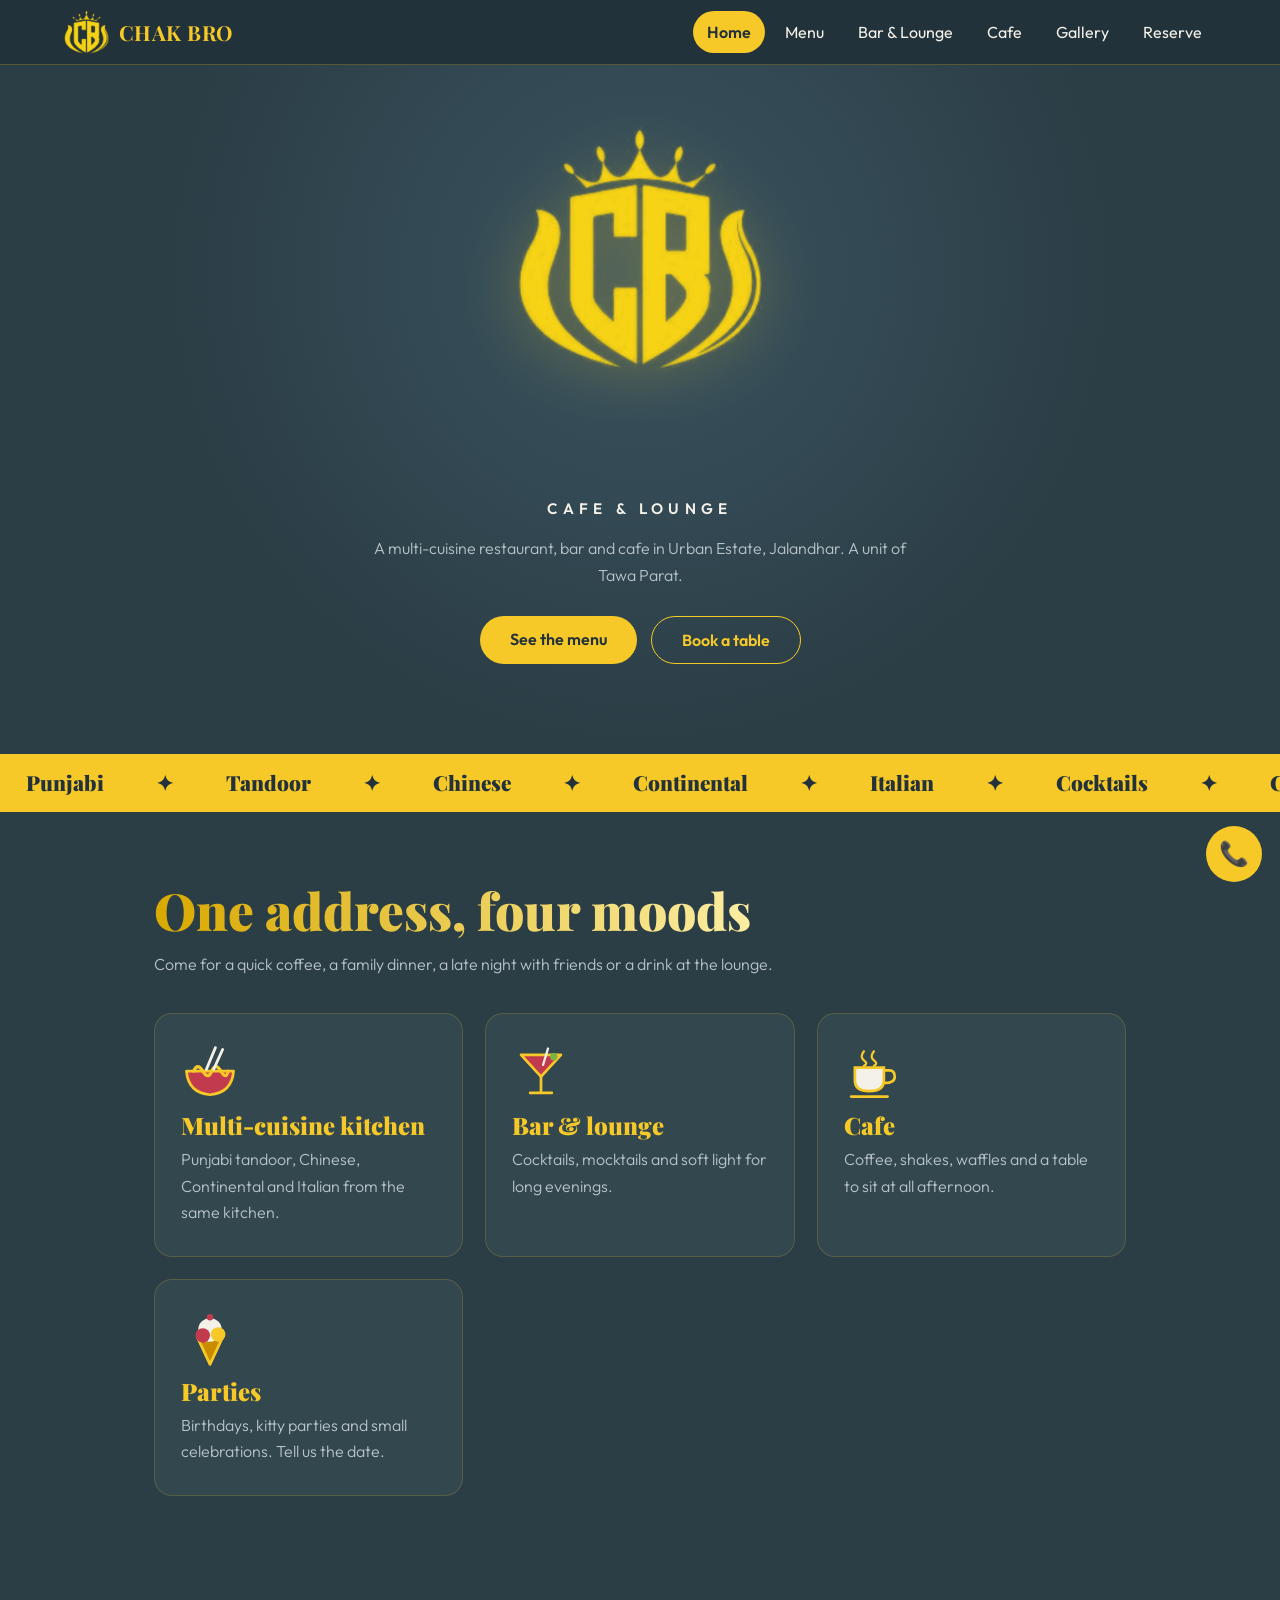
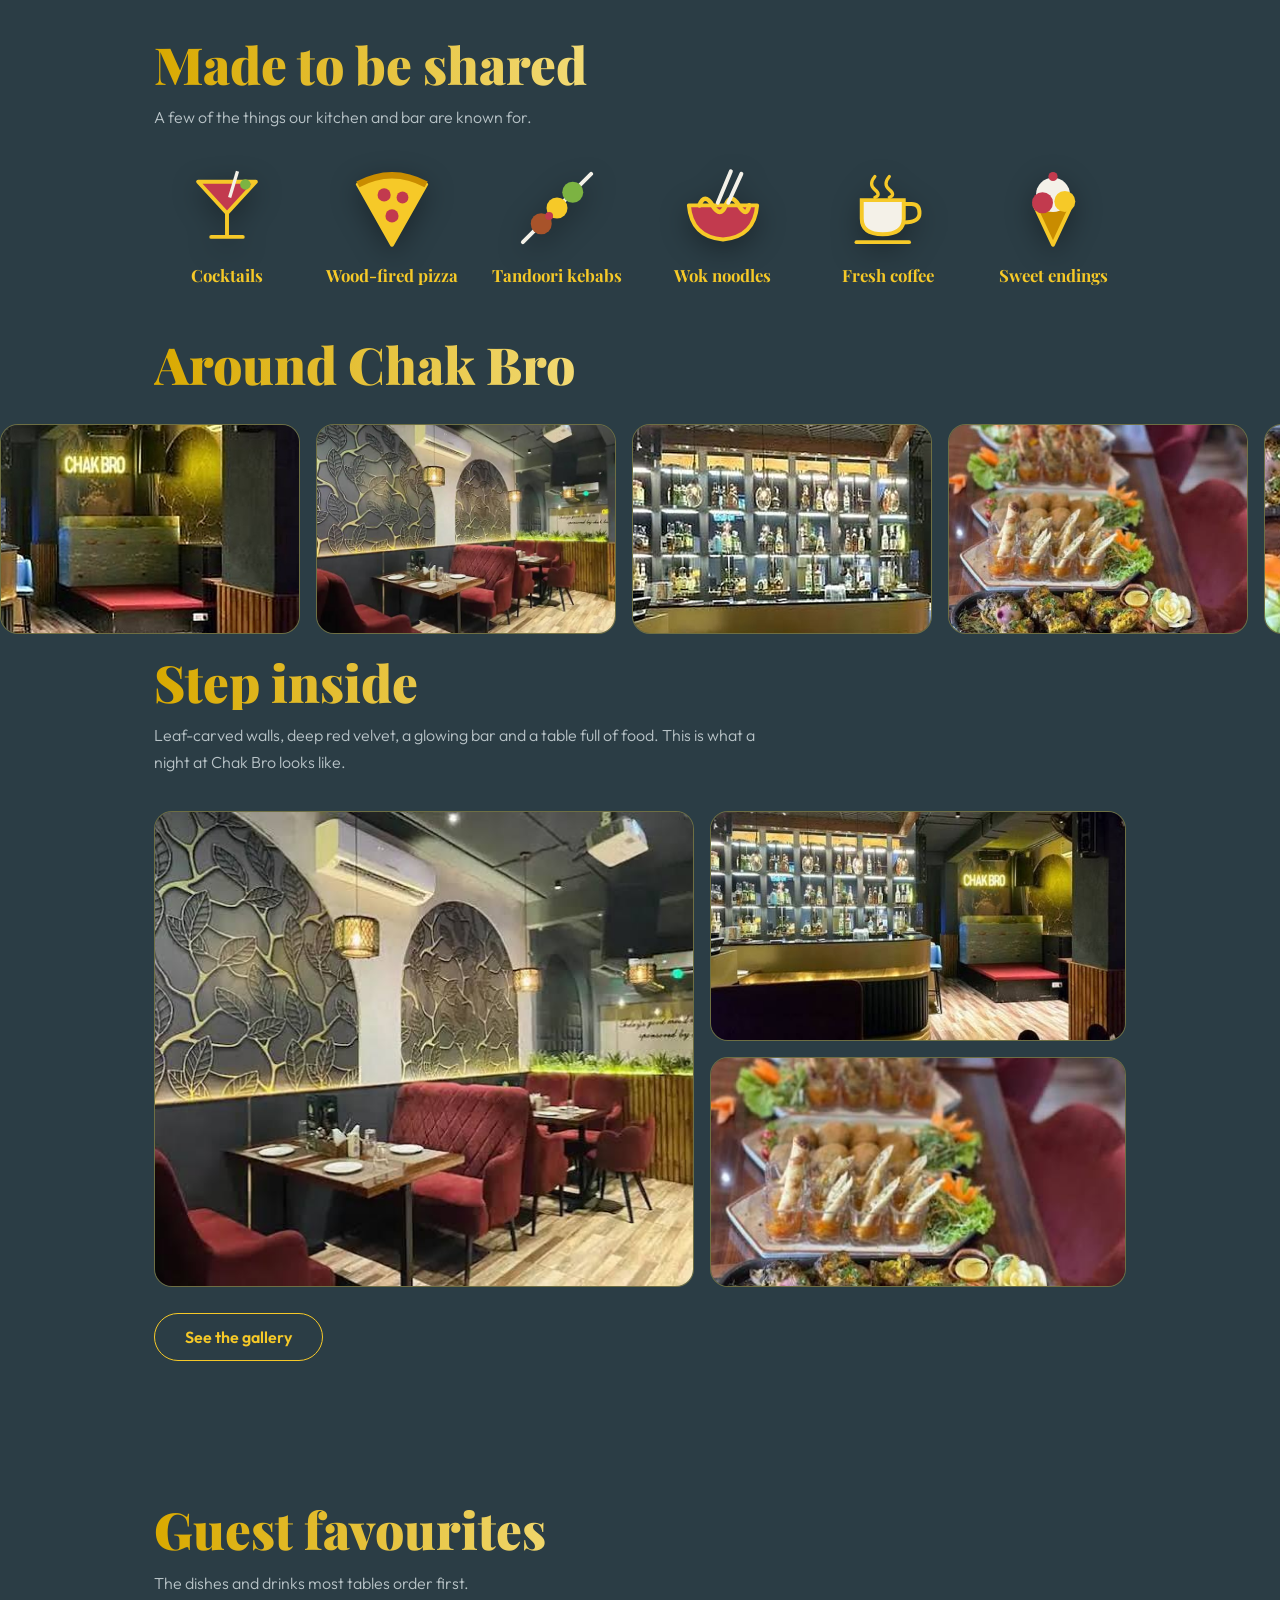
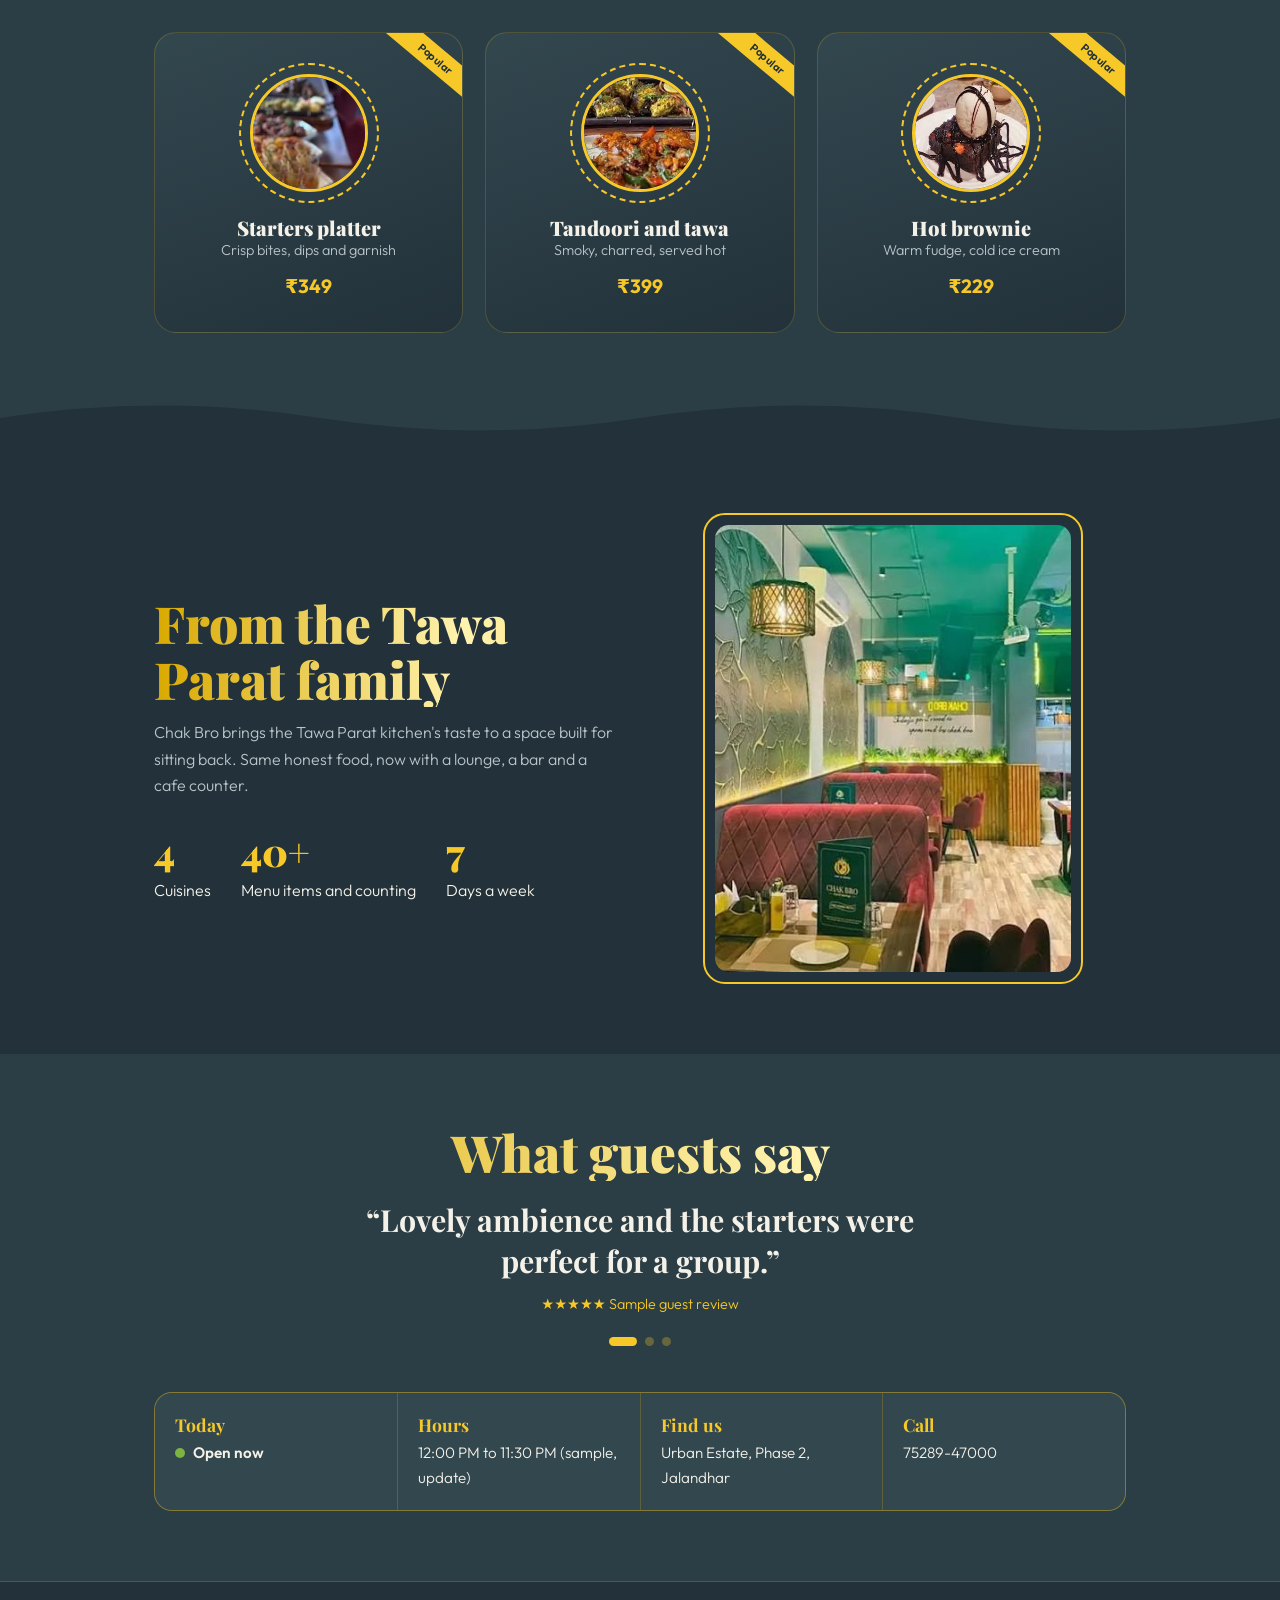
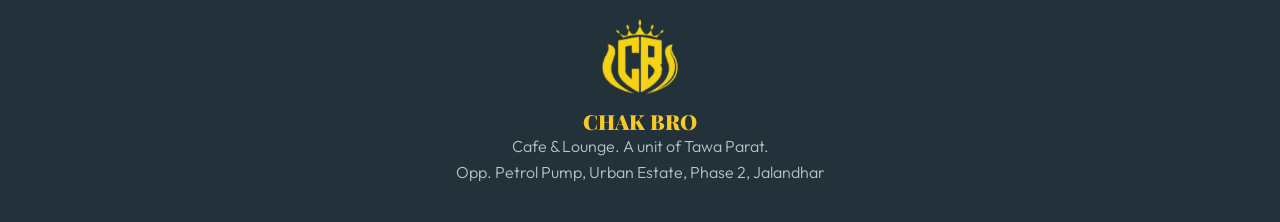
<file: chak-bro-site/index.html>
<!DOCTYPE html>
<html lang="en">
<head>
<meta charset="utf-8">
<meta name="viewport" content="width=device-width, initial-scale=1, viewport-fit=cover">
<title>Chak Bro | Cafe &amp; Lounge, Jalandhar</title>
<link rel="preconnect" href="https://fonts.googleapis.com">
<link href="https://fonts.googleapis.com/css2?family=Playfair+Display:wght@700;900&family=Outfit:wght@300;400;600&display=swap" rel="stylesheet">
<link rel="stylesheet" href="style.css">
</head>
<body>
<svg width="0" height="0" style="position:absolute"><defs>
<symbol id="lg" viewBox="0 0 100 112">
 <g class="crown" fill="#f6c928"><path d="M30 24 24 8 38 17 50 3 62 17 76 8 70 24Z"/><circle cx="24" cy="7" r="3"/><circle cx="50" cy="3" r="3"/><circle cx="76" cy="7" r="3"/></g>
 <path class="wl" fill="#f6c928" d="M20 40C2 54 8 86 42 102 22 84 18 62 28 44Z"/>
 <path class="wr" fill="#f6c928" d="M80 40C98 54 92 86 58 102 78 84 82 62 72 44Z"/>
 <path class="shield" d="M30 30H70V70Q70 88 50 98Q30 88 30 70Z" fill="none" stroke="#f6c928" stroke-width="4"/>
 <text class="cb" x="50" y="70" text-anchor="middle" font-family="Playfair Display,serif" font-weight="900" font-size="34" fill="#f6c928">CB</text>
</symbol><symbol id="i-cocktail" viewBox="0 0 64 64"><path d="M10 12H54L32 36Z" fill="#c23a4e" stroke="#f6c928" stroke-width="3" stroke-linejoin="round"/><path d="M32 36V54M20 54H44" stroke="#f6c928" stroke-width="3" stroke-linecap="round"/><path d="M40 4 34 24" stroke="#f4f1e8" stroke-width="2.5"/><circle cx="46" cy="14" r="4" fill="#7cb342"/></symbol><symbol id="i-coffee" viewBox="0 0 64 64"><path d="M12 26H44V40Q44 52 28 52Q12 52 12 40Z" fill="#f4f1e8" stroke="#f6c928" stroke-width="3"/><path d="M44 29H50Q56 29 56 36Q56 43 44 43" fill="none" stroke="#f6c928" stroke-width="3"/><path d="M8 58H48" stroke="#f6c928" stroke-width="3" stroke-linecap="round"/><path class="stm" d="M22 8Q17 14 22 18Q27 22 22 24M33 8Q28 14 33 18Q38 22 33 24" fill="none" stroke="#f6c928" stroke-width="2.5" stroke-linecap="round"/></symbol><symbol id="i-pizza" viewBox="0 0 64 64"><path d="M6 14Q32 0 58 14L32 60Z" fill="#f6c928" stroke="#f6c928" stroke-width="3" stroke-linejoin="round"/><path d="M6 14Q32 0 58 14" fill="none" stroke="#c98c00" stroke-width="5"/><circle cx="26" cy="22" r="5" fill="#c23a4e"/><circle cx="40" cy="24" r="4.5" fill="#c23a4e"/><circle cx="32" cy="38" r="5" fill="#c23a4e"/></symbol><symbol id="i-kebab" viewBox="0 0 64 64"><path d="M6 58 58 6" stroke="#f4f1e8" stroke-width="3" stroke-linecap="round"/><circle cx="20" cy="44" r="8" fill="#a8532a"/><circle cx="32" cy="32" r="8" fill="#f6c928"/><circle cx="44" cy="20" r="8" fill="#7cb342"/><circle cx="26" cy="38" r="3" fill="#c23a4e"/></symbol><symbol id="i-noodle" viewBox="0 0 64 64"><path d="M6 30H58Q56 54 32 56Q8 54 6 30Z" fill="#c23a4e" stroke="#f6c928" stroke-width="3" stroke-linejoin="round"/><path d="M14 30Q18 20 24 30T34 30T44 30T52 30" fill="none" stroke="#f6c928" stroke-width="3.5" stroke-linecap="round"/><path d="M38 4 28 28M46 6 36 28" stroke="#f4f1e8" stroke-width="3" stroke-linecap="round"/></symbol><symbol id="i-icecream" viewBox="0 0 64 64"><path d="M18 30H46L32 60Z" fill="#c98c00" stroke="#f6c928" stroke-width="3" stroke-linejoin="round"/><circle cx="32" cy="22" r="13" fill="#f4f1e8"/><circle cx="24" cy="28" r="8" fill="#c23a4e"/><circle cx="41" cy="27" r="8" fill="#f6c928"/><circle cx="32" cy="8" r="3.5" fill="#c23a4e"/></symbol></defs></svg>

<header>
 <a class="brand" href="#home"><img class="lg-h" src="images/logo.png" alt="Chak Bro logo"><b>CHAK BRO</b></a>
 <button id="burger" aria-label="Menu">&#9776;</button>
 <nav id="nav">
  <a href="#home" data-p="home">Home</a><a href="#menu" data-p="menu">Menu</a><a href="#lounge" data-p="lounge">Bar &amp; Lounge</a><a href="#cafe" data-p="cafe">Cafe</a><a href="#gallery" data-p="gallery">Gallery</a><a href="#contact" data-p="contact">Reserve</a>
 </nav>
</header>

<main>
<section class="page" id="home">
 <div class="hero">
  <canvas id="dust"></canvas>
  <div class="herobg"></div>
  <i class="spark" style="left:12%;animation-delay:0s"></i><i class="spark" style="left:30%;animation-delay:2s"></i><i class="spark" style="left:70%;animation-delay:1s"></i><i class="spark" style="left:88%;animation-delay:3.5s"></i>
  <div class="logowrap"><img class="ly l-wl" src="images/lg_wl.png" alt=""><img class="ly l-wr" src="images/lg_wr.png" alt=""><img class="ly l-cl" src="images/lg_cl.png" alt=""><img class="ly l-cr" src="images/lg_cr.png" alt=""><img class="ly l-crown" src="images/lg_crown.png" alt=""></div>
  <h1 id="ttl"></h1>
  <div class="sub">CAFE &amp; LOUNGE</div>
  <p class="tag">A multi-cuisine restaurant, bar and cafe in Urban Estate, Jalandhar. A unit of Tawa Parat.</p>
  <div class="cta"><a class="btn" href="#menu">See the menu</a><a class="btn ghost" href="#contact">Book a table</a></div>
 </div>
 <div class="marq"><div id="mq"></div></div>
 <div class="wrap">
  <h2 class="reveal">One address, four moods</h2>
  <p class="lead reveal">Come for a quick coffee, a family dinner, a late night with friends or a drink at the lounge.</p>
  <div class="grid">
   <a class="tile reveal" href="#menu"><svg class="ic" viewBox="0 0 64 64"><use href="#i-noodle"/></svg><h3>Multi-cuisine kitchen</h3><p>Punjabi tandoor, Chinese, Continental and Italian from the same kitchen.</p></a>
   <a class="tile reveal" href="#lounge"><svg class="ic" viewBox="0 0 64 64"><use href="#i-cocktail"/></svg><h3>Bar &amp; lounge</h3><p>Cocktails, mocktails and soft light for long evenings.</p></a>
   <a class="tile reveal" href="#cafe"><svg class="ic" viewBox="0 0 64 64"><use href="#i-coffee"/></svg><h3>Cafe</h3><p>Coffee, shakes, waffles and a table to sit at all afternoon.</p></a>
   <a class="tile reveal" href="#contact"><svg class="ic" viewBox="0 0 64 64"><use href="#i-icecream"/></svg><h3>Parties</h3><p>Birthdays, kitty parties and small celebrations. Tell us the date.</p></a>
  </div>
 </div>
<div class="wrap" style="padding-bottom:0"><h2 class="reveal">Made to be shared</h2><p class="lead reveal">A few of the things our kitchen and bar are known for.</p><div class="floaters"><div class="fl" style="animation-delay:0.0s"><svg viewBox="0 0 64 64"><use href="#i-cocktail"/></svg><span>Cocktails</span></div><div class="fl" style="animation-delay:0.35s"><svg viewBox="0 0 64 64"><use href="#i-pizza"/></svg><span>Wood-fired pizza</span></div><div class="fl" style="animation-delay:0.7s"><svg viewBox="0 0 64 64"><use href="#i-kebab"/></svg><span>Tandoori kebabs</span></div><div class="fl" style="animation-delay:1.0499999999999998s"><svg viewBox="0 0 64 64"><use href="#i-noodle"/></svg><span>Wok noodles</span></div><div class="fl" style="animation-delay:1.4s"><svg viewBox="0 0 64 64"><use href="#i-coffee"/></svg><span>Fresh coffee</span></div><div class="fl" style="animation-delay:1.75s"><svg viewBox="0 0 64 64"><use href="#i-icecream"/></svg><span>Sweet endings</span></div></div></div>
 <div class="wrap" style="padding:50px 5vw 20px"><h2 class="reveal">Around Chak Bro</h2></div><div class="strip"><div class="rail" id="rail"><figure class="art"><img src="images/bar_neon.jpg" alt="Neon sign" loading="lazy"><figcaption>Neon sign</figcaption></figure><figure class="art"><img src="images/interior.jpg" alt="Dining room" loading="lazy"><figcaption>Dining room</figcaption></figure><figure class="art"><img src="images/bar_shelf.jpg" alt="The back bar" loading="lazy"><figcaption>The back bar</figcaption></figure><figure class="art"><img src="images/food.jpg" alt="Starters" loading="lazy"><figcaption>Starters</figcaption></figure><figure class="art"><img src="images/food_bottom.jpg" alt="Tandoori platter" loading="lazy"><figcaption>Tandoori platter</figcaption></figure><figure class="art"><img src="images/bar.jpg" alt="The bar" loading="lazy"><figcaption>The bar</figcaption></figure><figure class="art"><img src="images/lounge_top.jpg" alt="Lamps and green glow" loading="lazy"><figcaption>Lamps and green glow</figcaption></figure><figure class="art"><img src="images/lounge.jpg" alt="Lounge" loading="lazy"><figcaption>Lounge</figcaption></figure><figure class="art"><img src="images/food_mid.jpg" alt="Starters and tandoori" loading="lazy"><figcaption>Starters and tandoori</figcaption></figure><figure class="art"><img src="images/brownie.jpg" alt="Brownie" loading="lazy"><figcaption>Brownie</figcaption></figure><figure class="art"><img src="images/interior_sofa.jpg" alt="Velvet booths" loading="lazy"><figcaption>Velvet booths</figcaption></figure><figure class="art"><img src="images/interior_leaf.jpg" alt="Carved leaf wall" loading="lazy"><figcaption>Carved leaf wall</figcaption></figure><figure class="art"><img src="images/food_top.jpg" alt="Starters up close" loading="lazy"><figcaption>Starters up close</figcaption></figure><figure class="art"><img src="images/lounge_menu.jpg" alt="Our menu on the table" loading="lazy"><figcaption>Our menu on the table</figcaption></figure></div></div>
 <div class="wrap" style="padding-top:20px"><h2 class="reveal">Step inside</h2><p class="lead reveal">Leaf-carved walls, deep red velvet, a glowing bar and a table full of food. This is what a night at Chak Bro looks like.</p>
  <div class="mosaic">
   <figure class="reveal big"><img src="images/interior.jpg" alt="Chak Bro dining area with red velvet seating" loading="lazy"><figcaption>The dining room</figcaption></figure>
   <figure class="reveal"><img src="images/bar.jpg" alt="Chak Bro bar" loading="lazy"><figcaption>The bar</figcaption></figure>
   <figure class="reveal"><img src="images/food.jpg" alt="Spread of starters" loading="lazy"><figcaption>Starters spread</figcaption></figure>
  </div><p style="margin-top:26px"><a class="btn ghost" href="#gallery">See the gallery</a></p></div>
 <div class="wrap" style="padding-bottom:30px"><h2 class="reveal">Guest favourites</h2><p class="lead reveal">The dishes and drinks most tables order first.</p><div class="grid dgrid"><div class="dish reveal"><span class="top">Popular</span><div class="ring"><img src="images/food_top.jpg" alt="Starters platter" loading="lazy"></div><h3>Starters platter</h3><p>Crisp bites, dips and garnish</p><b>₹349</b></div><div class="dish reveal"><span class="top">Popular</span><div class="ring"><img src="images/food_bottom.jpg" alt="Tandoori and tawa" loading="lazy"></div><h3>Tandoori and tawa</h3><p>Smoky, charred, served hot</p><b>₹399</b></div><div class="dish reveal"><span class="top">Popular</span><div class="ring"><img src="images/brownie.jpg" alt="Hot brownie" loading="lazy"></div><h3>Hot brownie</h3><p>Warm fudge, cold ice cream</p><b>₹229</b></div></div></div>
 <svg class="wave" viewBox="0 0 2400 60" preserveAspectRatio="none"><path d="M0 30Q150 0 300 30T600 30T900 30T1200 30T1500 30T1800 30T2100 30T2400 30V60H0Z" fill="#22313a"/></svg>
 <div class="band"><div class="wrap split">
  <div class="reveal"><h2>From the Tawa Parat family</h2><p class="lead" style="margin-bottom:0">Chak Bro brings the Tawa Parat kitchen's taste to a space built for sitting back. Same honest food, now with a lounge, a bar and a cafe counter.</p>
   <div class="stats"><div><b data-n="4">0</b>Cuisines</div><div><b data-n="40">0</b>Menu items and counting</div><div><b data-n="7">0</b>Days a week</div></div></div>
  <div class="frame reveal"><img src="images/lounge.jpg" alt="Chak Bro lounge with green lighting" loading="lazy"></div>
 </div></div>
<div class="wrap"><h2 class="reveal" style="text-align:center">What guests say</h2>
  <div class="quotes"><blockquote class="q on"><p>“Lovely ambience and the starters were perfect for a group.”</p><cite>★★★★★ Sample guest review</cite></blockquote><blockquote class="q"><p>“Best place for a relaxed evening in Urban Estate.”</p><cite>★★★★★ Sample guest review</cite></blockquote><blockquote class="q"><p>“The cafe corner and desserts made our afternoon.”</p><cite>★★★★★ Sample guest review</cite></blockquote></div><div class="dots" id="dots"></div>
  <div class="hours reveal"><div><b>Today</b><span class="pill" id="openNow"></span></div><div><b>Hours</b>12:00 PM to 11:30 PM (sample, update)</div><div><b>Find us</b>Urban Estate, Phase 2, Jalandhar</div><div><b>Call</b><a href="tel:7528947000">75289-47000</a></div></div></div>
</section>

<section class="page" id="menu">
 <div class="ph bg"><h1>Our Menu</h1><p>Pick a category. Prices are samples, update them with your real menu.</p></div>
 <div class="wrap"><div class="tabs" id="tabs"></div><div class="items" id="items"></div>
 <div class="duo" style="margin-top:40px"><figure class="reveal"><img src="images/food_bottom.jpg" alt="Tandoori platter" loading="lazy"><figcaption>Tandoori platter</figcaption></figure><figure class="reveal"><img src="images/food_mid.jpg" alt="Starters and tandoori" loading="lazy"><figcaption>Starters and tandoori</figcaption></figure></div>
 <p class="note">Veg and non-veg options available. Tell us about allergies when ordering.</p></div>
</section>

<section class="page" id="lounge">
 <div class="ph bg"><div class="glow"></div><h1>Bar &amp; Lounge</h1><p>Low light, good music, and a bar that takes its time over every glass.</p></div>
 <div class="wrap">
  <div class="grid">
   <div class="tile reveal"><svg class="ic" viewBox="0 0 64 64"><use href="#i-cocktail"/></svg><h3>Signature cocktails</h3><p><b style="color:var(--gold)">Crown Old Fashioned</b> ₹549<br><b style="color:var(--gold)">Chak Mule</b> ₹499<br><b style="color:var(--gold)">Gold Rush</b> ₹529</p></div>
   <div class="tile reveal"><svg class="ic" viewBox="0 0 64 64"><use href="#i-cocktail"/></svg><h3>Mocktails</h3><p><b style="color:var(--gold)">Virgin Mojito</b> ₹229<br><b style="color:var(--gold)">Blue Lagoon</b> ₹249<br><b style="color:var(--gold)">Spiced Guava</b> ₹239</p></div>
   <div class="tile reveal"><svg class="ic" viewBox="0 0 64 64"><use href="#i-kebab"/></svg><h3>Bar bites</h3><p><b style="color:var(--gold)">Chilli Paneer Dry</b> ₹329<br><b style="color:var(--gold)">Peri Peri Fries</b> ₹199<br><b style="color:var(--gold)">Tandoori Wings</b> ₹379</p></div>
  </div>
  <p class="note">Alcohol is served to guests aged 25 and above with valid ID. Please drink responsibly and do not drive after drinking.</p>
  <p style="margin-top:26px"><a class="btn" href="#contact">Reserve a lounge table</a></p>
  <div class="duo" style="margin-top:40px"><figure class="reveal"><img src="images/bar.jpg" alt="Bar shelves" loading="lazy"><figcaption>Back bar</figcaption></figure><figure class="reveal"><img src="images/lounge.jpg" alt="Lounge seating" loading="lazy"><figcaption>Lounge seating</figcaption></figure><figure class="reveal"><img src="images/bar_shelf.jpg" alt="The back bar" loading="lazy"><figcaption>The back bar</figcaption></figure></div>
 </div>
</section>

<section class="page" id="cafe">
 <div class="ph bg"><div class="steam"><i></i><i></i><i></i></div><h1>The Cafe</h1><p>Slow mornings, work-from-cafe afternoons and dessert that does not need an occasion.</p></div>
 <div class="wrap"><div class="grid">
  <div class="tile reveal"><svg class="ic" viewBox="0 0 64 64"><use href="#i-coffee"/></svg><h3>Coffee</h3><p>Espresso, cappuccino, cold coffee and hazelnut lattes.</p></div>
  <div class="tile reveal"><svg class="ic" viewBox="0 0 64 64"><use href="#i-icecream"/></svg><h3>Shakes</h3><p>Oreo, Nutella, brownie and classic mango.</p></div>
  <div class="tile reveal"><svg class="ic" viewBox="0 0 64 64"><use href="#i-icecream"/></svg><h3>Waffles and pancakes</h3><p>Hot, thick and covered in chocolate.</p></div>
  <div class="tile reveal"><svg class="ic" viewBox="0 0 64 64"><use href="#i-pizza"/></svg><h3>Sandwiches and pasta</h3><p>Grilled, creamy, cheesy. Light enough for lunch.</p></div>
 </div><div class="duo" style="margin-top:34px"><figure class="reveal"><img src="images/brownie.jpg" alt="Brownie with ice cream" loading="lazy"><figcaption>Hot brownie</figcaption></figure><figure class="reveal"><img src="images/food.jpg" alt="Food platters" loading="lazy"><figcaption>Share platters</figcaption></figure><figure class="reveal"><img src="images/interior_sofa.jpg" alt="Velvet booths" loading="lazy"><figcaption>Velvet booths</figcaption></figure></div><p style="margin-top:30px"><a class="btn ghost" href="#menu">Full menu</a></p></div>
</section>

<section class="page" id="gallery">
 <div class="ph bg"><h1>Gallery</h1><p>A look around. Tap any photo to see it larger.</p></div>
 <div class="wrap"><div class="gal">
  <figure class="reveal"><img src="images/interior.jpg" alt="Dining area" loading="lazy"><figcaption>Leaf wall and velvet booths</figcaption></figure>
  <figure class="reveal"><img src="images/food.jpg" alt="Starters" loading="lazy"><figcaption>Starters and tandoori platters</figcaption></figure>
  <figure class="reveal"><img src="images/bar.jpg" alt="Bar" loading="lazy"><figcaption>The bar</figcaption></figure>
  <figure class="reveal"><img src="images/lounge.jpg" alt="Lounge" loading="lazy"><figcaption>Green-lit lounge</figcaption></figure>
  <figure class="reveal"><img src="images/brownie.jpg" alt="Brownie" loading="lazy"><figcaption>Brownie and ice cream</figcaption></figure><figure class="reveal"><img src="images/bar_neon.jpg" alt="Neon sign" loading="lazy"><figcaption>Neon sign</figcaption></figure><figure class="reveal"><img src="images/interior_sofa.jpg" alt="Velvet booths" loading="lazy"><figcaption>Velvet booths</figcaption></figure><figure class="reveal"><img src="images/food_mid.jpg" alt="Starters and tandoori" loading="lazy"><figcaption>Starters and tandoori</figcaption></figure><figure class="reveal"><img src="images/lounge_top.jpg" alt="Lamps and green glow" loading="lazy"><figcaption>Lamps and green glow</figcaption></figure><figure class="reveal"><img src="images/bar_shelf.jpg" alt="The back bar" loading="lazy"><figcaption>The back bar</figcaption></figure><figure class="reveal"><img src="images/food_bottom.jpg" alt="Tandoori platter" loading="lazy"><figcaption>Tandoori platter</figcaption></figure>
 <figure class="reveal"><img src="images/interior_leaf.jpg" alt="Carved leaf wall" loading="lazy"><figcaption>Carved leaf wall</figcaption></figure><figure class="reveal"><img src="images/food_top.jpg" alt="Starters up close" loading="lazy"><figcaption>Starters up close</figcaption></figure><figure class="reveal"><img src="images/lounge_menu.jpg" alt="Our menu on the table" loading="lazy"><figcaption>Our menu on the table</figcaption></figure></div></div>
</section>

<section class="page" id="contact">
 <div class="ph bg"><h1>Reserve a Table</h1><p>Send your details. This form is front-end only for now; connect it to a backend or WhatsApp later.</p></div>
 <div class="wrap split" style="align-items:start">
  <div>
   <form id="rf">
    <input required placeholder="Your name" aria-label="Name">
    <input required type="tel" placeholder="Phone number" aria-label="Phone">
    <input required type="date" aria-label="Date">
    <select aria-label="Guests"><option>2 guests</option><option>4 guests</option><option>6 guests</option><option>8 or more</option></select>
    <select aria-label="Area"><option>Restaurant</option><option>Lounge</option><option>Cafe</option></select>
    <textarea rows="3" placeholder="Anything we should know?" aria-label="Notes"></textarea>
    <button class="btn" type="submit">Request booking</button>
   </form>
   <div class="ok" id="ok">Thank you. We will call you to confirm your booking.</div>
  </div>
  <div class="info">
   <h2 style="font-size:2rem">Find us</h2>
   <p><b>Address</b><br>Opp. Petrol Pump, Urban Estate, Phase 2, Jalandhar</p>
   <p><b>Phone</b><br><a href="tel:7528947000">75289-47000</a></p>
   <p><b>Instagram</b><br>@chakbro8</p>
   <p><b>Facebook</b><br>Chakbro</p>
   <a class="btn ghost" href="https://www.google.com/maps/search/?api=1&query=Chak+Bro+Urban+Estate+Phase+2+Jalandhar" target="_blank" rel="noopener">Open in Maps</a>
  </div>
 </div>
</section>
</main>

<div id="pgbar"></div><div id="wipe"><span>CHAK BRO</span></div>
<div id="lb" aria-hidden="true"><img alt=""><span>Close</span></div>
<a class="fab" href="tel:7528947000" aria-label="Call Chak Bro">📞</a>
<footer><img class="lg-f" src="images/logo.png" alt="Chak Bro logo"><br><div class="serif" style="color:var(--gold);font-size:1.3rem">CHAK BRO</div>Cafe &amp; Lounge. A unit of Tawa Parat.<br>Opp. Petrol Pump, Urban Estate, Phase 2, Jalandhar</footer>

<script src="script.js"></script>
</body>
</html>
</file>
<file: chak-bro-site/style.css>
:root{--bg:#2b3d45;--bg2:#22313a;--card:#33474f;--gold:#f6c928;--gold2:#d9a900;--ink:#f4f1e8;--mute:#b9c4c8;color-scheme:dark;box-sizing:border-box;padding-top:env(safe-area-inset-top,0px);padding-bottom:env(safe-area-inset-bottom,0px)}
@media (prefers-color-scheme:dark){:root:not([data-theme="light"]){--bg:#2b3d45}}
:root[data-theme="dark"]{--bg:#2b3d45}
*{box-sizing:border-box;margin:0}
html{scroll-padding-top:env(safe-area-inset-top,0px);scroll-behavior:smooth}
body{background:var(--bg);color:var(--ink);font-family:Outfit,system-ui,sans-serif;font-weight:300;line-height:1.65;overflow-x:hidden}
h1,h2,h3,.serif{font-family:'Playfair Display',Georgia,serif;font-weight:900;line-height:1.1}
a{color:inherit;text-decoration:none}
:focus-visible{outline:2px solid var(--gold);outline-offset:3px}
header{position:sticky;top:env(safe-area-inset-top,0px);z-index:20;display:flex;align-items:center;justify-content:space-between;padding:10px 5vw;background:rgba(34,49,58,.92);backdrop-filter:blur(8px);border-bottom:1px solid rgba(246,201,40,.25)}
.brand{display:flex;align-items:center;gap:10px}
.brand svg{width:38px;height:42px}
.brand b{font-family:'Playfair Display',serif;font-size:1.3rem;color:var(--gold);letter-spacing:.5px}
nav{display:flex;gap:6px}
nav a{padding:8px 14px;border-radius:30px;font-weight:400;transition:.25s}
nav a:hover{color:var(--gold)}
nav a.on{background:var(--gold);color:#22313a;font-weight:600}
#burger{display:none;background:none;border:1px solid var(--gold);color:var(--gold);border-radius:8px;padding:6px 12px;font-size:1.2rem;cursor:pointer}
.page{display:none;min-height:80vh}
.page.on{display:block;animation:pg .7s cubic-bezier(.2,.8,.2,1)}
@keyframes pg{from{opacity:0;transform:translateY(24px) scale(.99)}to{opacity:1;transform:none}}
.wrap{max-width:1100px;margin:auto;padding:70px 5vw}
.btn{display:inline-block;background:var(--gold);color:#22313a;font-weight:600;padding:13px 30px;border-radius:40px;border:0;cursor:pointer;font:600 1rem Outfit,sans-serif;transition:.3s;box-shadow:0 0 0 0 rgba(246,201,40,.6)}
.btn:hover{transform:translateY(-3px);box-shadow:0 8px 24px rgba(246,201,40,.35)}
.btn.ghost{background:none;color:var(--gold);border:1.5px solid var(--gold)}
/* hero */
.hero{position:relative;text-align:center;padding:60px 5vw 90px;background:radial-gradient(circle at 50% 30%,#3a5460 0,var(--bg) 60%);overflow:hidden}
.hero .logo{width:min(230px,52vw);filter:drop-shadow(0 10px 30px rgba(246,201,40,.3))}
.shield{stroke-dasharray:300;stroke-dashoffset:300;animation:draw 1.8s .2s forwards}
.crown{transform-origin:50% 100%;animation:drop 1s 1.4s cubic-bezier(.3,1.6,.5,1) both}
.wl,.wr{opacity:0;animation:wing 1s 1s forwards}
.cb{opacity:0;animation:fade .8s 1.5s forwards}
@keyframes draw{to{stroke-dashoffset:0}}
@keyframes drop{from{transform:translateY(-60px) rotate(-8deg);opacity:0}to{transform:none;opacity:1}}
@keyframes wing{from{opacity:0;transform:scale(.7)}to{opacity:1;transform:none}}
@keyframes fade{to{opacity:1}}
.hero h1{font-size:clamp(3rem,11vw,6.5rem);color:var(--gold);margin-top:10px;display:flex;justify-content:center;gap:.04em;flex-wrap:wrap}
.hero h1 span{display:inline-block;opacity:0;animation:rise .7s forwards}
@keyframes rise{from{opacity:0;transform:translateY(50px) rotate(6deg)}to{opacity:1;transform:none}}
.sub{letter-spacing:.35em;font-weight:600;font-size:.95rem;opacity:0;animation:fade 1s 2.4s forwards}
.tag{max-width:540px;margin:14px auto 28px;color:var(--mute);opacity:0;animation:fade 1s 2.7s forwards}
.hero .cta{opacity:0;animation:fade 1s 3s forwards;display:flex;gap:14px;justify-content:center;flex-wrap:wrap}
.spark{position:absolute;width:6px;height:6px;border-radius:50%;background:var(--gold);opacity:.0;animation:float 7s infinite}
@keyframes float{0%{transform:translateY(40px);opacity:0}30%{opacity:.7}100%{transform:translateY(-300px);opacity:0}}
/* marquee */
.marq{background:var(--gold);color:#22313a;overflow:hidden;white-space:nowrap;padding:14px 0}
.marq div{display:inline-block;animation:mq 28s linear infinite;font:900 1.3rem 'Playfair Display',serif}
.marq span{margin:0 26px}
@keyframes mq{to{transform:translateX(-50%)}}
/* cards */
h2{font-size:clamp(2rem,5vw,3.2rem);color:var(--gold);margin-bottom:12px}
.lead{color:var(--mute);max-width:620px;margin-bottom:36px}
.grid{display:grid;grid-template-columns:repeat(auto-fit,minmax(250px,1fr));gap:22px}
.tile{position:relative;background:var(--card);border:1px solid rgba(246,201,40,.18);border-radius:18px;padding:30px 26px;overflow:hidden;transition:.4s}
.tile::before{content:"";position:absolute;inset:0;background:linear-gradient(120deg,transparent 30%,rgba(246,201,40,.18) 50%,transparent 70%);transform:translateX(-120%);transition:.8s}
.tile:hover{transform:translateY(-8px);border-color:var(--gold)}
.tile:hover::before{transform:translateX(120%)}
.tile .ic{font-size:2.2rem;display:block;margin-bottom:10px}
.tile h3{font-size:1.5rem;color:var(--gold);margin-bottom:8px}
.tile p{color:var(--mute)}
.split{display:grid;grid-template-columns:1fr 1fr;gap:40px;align-items:center}
.stats{display:flex;gap:30px;flex-wrap:wrap;margin-top:26px}
.stats b{display:block;font:900 2.4rem 'Playfair Display',serif;color:var(--gold)}
.band{background:var(--bg2)}
.reveal{opacity:0;transform:translateY(30px);transition:.8s}
.reveal.in{opacity:1;transform:none}
/* page head */
.ph{background:linear-gradient(180deg,var(--bg2),var(--bg));text-align:center;padding:70px 5vw 40px;position:relative}
.ph h1{font-size:clamp(2.4rem,8vw,4.5rem);color:var(--gold);animation:rise .8s both}
.ph p{color:var(--mute);max-width:560px;margin:10px auto 0}
/* menu */
.tabs{display:flex;gap:10px;flex-wrap:wrap;margin-bottom:30px}
.tabs button{background:none;border:1.5px solid rgba(246,201,40,.5);color:var(--ink);padding:9px 20px;border-radius:30px;cursor:pointer;font:400 .95rem Outfit,sans-serif;transition:.25s}
.tabs button.on,.tabs button:hover{background:var(--gold);color:#22313a;border-color:var(--gold)}
.items{display:grid;grid-template-columns:repeat(auto-fit,minmax(300px,1fr));gap:6px 40px}
.it{padding:16px 0;border-bottom:1px dashed rgba(246,201,40,.3);animation:pg .5s both}
.it div{display:flex;justify-content:space-between;gap:12px;font:700 1.15rem 'Playfair Display',serif}
.it div i{color:var(--gold);font-style:normal;font-family:Outfit;font-weight:600}
.it p{color:var(--mute);font-size:.92rem}
.note{margin-top:30px;font-size:.85rem;color:var(--mute)}
/* lounge glow */
.glow{position:absolute;inset:0;background:radial-gradient(circle at 20% 50%,rgba(246,201,40,.15),transparent 50%),radial-gradient(circle at 80% 30%,rgba(246,201,40,.1),transparent 45%);animation:pulse 5s ease-in-out infinite alternate;pointer-events:none}
@keyframes pulse{to{opacity:.3;transform:scale(1.1)}}
.steam{display:flex;gap:10px;justify-content:center;height:44px;margin-bottom:6px}
.steam i{width:6px;height:40px;border-radius:6px;background:linear-gradient(var(--gold),transparent);animation:st 2.4s infinite ease-in-out;opacity:.6}
.steam i:nth-child(2){animation-delay:.5s}.steam i:nth-child(3){animation-delay:1s}
@keyframes st{0%{transform:translateY(14px) scaleY(.4);opacity:0}50%{opacity:.7}100%{transform:translateY(-14px) scaleY(1);opacity:0}}
/* contact */
form{display:grid;gap:14px}
input,select,textarea{width:100%;padding:13px 16px;border-radius:12px;border:1px solid rgba(246,201,40,.35);background:var(--bg2);color:var(--ink);font:300 1rem Outfit,sans-serif}
.ok{display:none;margin-top:14px;padding:16px;border:1.5px solid var(--gold);border-radius:12px;color:var(--gold)}
.ok.show{display:block;animation:pg .5s}
.info p{margin-bottom:14px}.info b{color:var(--gold)}
footer{background:var(--bg2);text-align:center;padding:36px 5vw;border-top:1px solid rgba(246,201,40,.25);color:var(--mute)}
footer svg{width:46px;margin-bottom:8px}
.fab{position:fixed;right:18px;bottom:calc(18px + env(safe-area-inset-bottom,0px));z-index:30;width:56px;height:56px;border-radius:50%;background:var(--gold);color:#22313a;display:grid;place-items:center;font-size:1.5rem;animation:ring 2.5s infinite}
@keyframes ring{0%{box-shadow:0 0 0 0 rgba(246,201,40,.6)}70%,100%{box-shadow:0 0 0 18px rgba(246,201,40,0)}}
@media(max-width:780px){
 #burger{display:block}
 nav{position:absolute;top:100%;left:0;right:0;flex-direction:column;background:var(--bg2);padding:10px 5vw 18px;display:none}
 nav.open{display:flex}
 .split{grid-template-columns:1fr}
}
@media(prefers-reduced-motion:reduce){*{animation-duration:.01ms!important;animation-delay:0s!important;transition:none!important}.shield{stroke-dashoffset:0}}
/* photos */
.hero{isolation:isolate}
.herobg{position:absolute;inset:-5%;z-index:-1;background-size:cover;background-position:center;opacity:.3;animation:kb 18s ease-in-out infinite alternate}
.herobg::after{content:"";position:absolute;inset:0;background:linear-gradient(180deg,rgba(43,61,69,.4),var(--bg))}
@keyframes kb{from{transform:scale(1)}to{transform:scale(1.12) translate(-1.5%,1%)}}
.ph.bg{isolation:isolate;overflow:hidden}
.ph.bg::before{content:"";position:absolute;inset:0;z-index:-1;background:linear-gradient(180deg,rgba(34,49,58,.55),var(--bg)),var(--img) center/cover;opacity:.55;animation:kb 20s ease-in-out infinite alternate}
figure{position:relative;overflow:hidden;border-radius:18px;border:1px solid rgba(246,201,40,.3);background:var(--card);cursor:zoom-in}
figure img{display:block;width:100%;height:100%;object-fit:cover;transition:transform .9s cubic-bezier(.2,.8,.2,1)}
figure:hover img{transform:scale(1.08)}
figcaption{position:absolute;left:0;right:0;bottom:0;padding:34px 18px 14px;font:700 1.1rem 'Playfair Display',serif;color:var(--gold);background:linear-gradient(transparent,rgba(20,30,36,.9));transform:translateY(60%);opacity:0;transition:.5s}
figure:hover figcaption{transform:none;opacity:1}
.mosaic{display:grid;grid-template-columns:1.3fr 1fr;grid-template-rows:230px 230px;gap:16px}
.mosaic .big{grid-row:span 2}
.duo{display:grid;grid-template-columns:repeat(auto-fit,minmax(260px,1fr));gap:18px}
.duo figure{height:300px}
.frame{border-radius:22px;padding:10px;border:2px solid var(--gold);transform:rotate(2deg);transition:.5s;max-width:380px;margin:auto}
.frame:hover{transform:rotate(0)}
.frame img{display:block;width:100%;border-radius:14px}
.gal{columns:3 240px;column-gap:16px}
.gal figure{break-inside:avoid;margin-bottom:16px}
.gal figure img{height:auto}
#lb{position:fixed;inset:0;z-index:50;background:rgba(15,22,27,.94);display:none;place-items:center;cursor:zoom-out;padding:20px}
#lb.show{display:grid;animation:fade .3s forwards}
#lb img{max-width:100%;max-height:86vh;border-radius:12px;border:2px solid var(--gold);animation:pg .4s}
#lb span{position:absolute;top:calc(16px + env(safe-area-inset-top,0px));right:20px;color:var(--gold);border:1px solid var(--gold);padding:5px 14px;border-radius:20px}
@media(max-width:780px){.mosaic{grid-template-columns:1fr;grid-template-rows:260px 200px 200px}.mosaic .big{grid-row:auto}nav{max-height:80vh;overflow:auto}}

/* illustrations */
.tile svg.ic{width:58px;height:58px;display:block;margin-bottom:10px;transition:.5s}
.tile:hover svg.ic{transform:rotate(-10deg) scale(1.15)}
.floaters{display:grid;grid-template-columns:repeat(auto-fit,minmax(130px,1fr));gap:20px;text-align:center}
.fl{animation:bob 3.6s ease-in-out infinite}
.fl svg{width:84px;height:84px;filter:drop-shadow(0 8px 14px rgba(0,0,0,.35))}
.fl span{display:block;font:700 1.05rem 'Playfair Display',serif;color:var(--gold);margin-top:6px}
@keyframes bob{50%{transform:translateY(-12px) rotate(3deg)}}
.stm{animation:fade 1.8s ease-in-out infinite alternate}
.tabs button svg{width:20px;height:20px;vertical-align:-5px;margin-right:6px}

/* scenes */
figure svg{display:block;width:100%;height:100%;transition:transform .9s cubic-bezier(.2,.8,.2,1)}
figure:hover svg{transform:scale(1.08)}
.art{cursor:default}
.gal figure svg{height:auto;aspect-ratio:4/3}
.strip{overflow:hidden}
.rail{display:flex;width:max-content;animation:slide 70s linear infinite}
.strip:hover .rail{animation-play-state:paused}
.strip figure{flex:0 0 300px;height:210px;margin-right:16px}
@keyframes slide{to{transform:translateX(-50%)}}
.neon{animation:flick 3.5s infinite}
@keyframes flick{0%,90%,100%{opacity:1}92%{opacity:.35}95%{opacity:1}97%{opacity:.5}}
.tw{animation:tw 1.6s ease-in-out infinite alternate}.tw2{animation-delay:.8s}
@keyframes tw{from{opacity:.2}to{opacity:1}}
.bub{animation:rise 4s linear infinite}
@keyframes rise{from{transform:translateY(0);opacity:.8}to{transform:translateY(-80px);opacity:0}}
.flm{transform-box:fill-box;transform-origin:50% 100%;animation:fk .5s ease-in-out infinite alternate}
@keyframes fk{to{transform:scaleY(1.25) scaleX(.88)}}

/* polish */
h2:not([style*="font-size"]),.wrap>h2{background:linear-gradient(90deg,#d9a900,#fff3b0,#f6c928,#d9a900);background-size:200% 100%;-webkit-background-clip:text;background-clip:text;-webkit-text-fill-color:transparent;animation:shim 7s linear infinite}
@keyframes shim{to{background-position:200% 0}}
#pgbar{position:fixed;top:0;left:0;height:3px;width:0;background:var(--gold);z-index:60;box-shadow:0 0 10px var(--gold)}
#wipe{position:fixed;inset:0;z-index:45;background:var(--gold);transform:translateX(-101%);pointer-events:none;display:grid;place-items:center}
#wipe span{font:900 clamp(2rem,9vw,5rem) 'Playfair Display',serif;color:#22313a;letter-spacing:.1em}
#wipe.go{animation:wipe .85s cubic-bezier(.7,0,.3,1)}
@keyframes wipe{0%{transform:translateX(-101%)}45%,55%{transform:translateX(0)}100%{transform:translateX(101%)}}
#dust{position:absolute;inset:0;width:100%;height:100%;pointer-events:none}
.tile::after,.dish::after{content:"";position:absolute;inset:0;background:radial-gradient(240px circle at var(--mx,50%) var(--my,50%),rgba(246,201,40,.18),transparent 60%);opacity:0;transition:.3s;pointer-events:none}
.tile:hover::after,.dish:hover::after{opacity:1}
.dgrid{grid-template-columns:repeat(auto-fit,minmax(220px,1fr))}
.dish{position:relative;overflow:hidden;text-align:center;background:linear-gradient(160deg,var(--card),var(--bg2));border:1px solid rgba(246,201,40,.2);border-radius:22px;padding:30px 20px;transition:.4s}
.dish:hover{transform:translateY(-8px) rotate(-1deg);border-color:var(--gold)}
.dish .top{position:absolute;top:14px;right:-34px;transform:rotate(40deg);background:var(--gold);color:#22313a;font-weight:600;font-size:.7rem;padding:3px 40px}
.ring{position:relative;width:118px;height:118px;margin:0 auto 14px;display:grid;place-items:center}
.ring::before{content:"";position:absolute;inset:0;border-radius:50%;border:2px dashed var(--gold);animation:spin 18s linear infinite}
.ring svg{width:76px;height:76px;transition:.5s}
.dish:hover .ring svg{transform:scale(1.2) rotate(-8deg)}
@keyframes spin{to{transform:rotate(360deg)}}
.dish h3{font-size:1.25rem;color:var(--ink)}.dish p{color:var(--mute);font-size:.9rem}.dish b{display:block;margin-top:8px;color:var(--gold);font-size:1.2rem}
.wave{display:block;width:200%;height:50px;margin-top:30px;animation:wv 16s linear infinite}
@keyframes wv{to{transform:translateX(-50%)}}
.quotes{display:grid;max-width:640px;margin:18px auto 0;text-align:center}
.q{grid-area:1/1;opacity:0;transform:translateY(16px);transition:.8s}
.q.on{opacity:1;transform:none}
.q p{font:700 clamp(1.3rem,3.4vw,1.9rem) 'Playfair Display',serif;line-height:1.35}
.q cite{display:block;margin-top:12px;color:var(--gold);font-style:normal;font-size:.9rem}
.dots{display:flex;justify-content:center;gap:8px;margin:20px 0 46px}
.dots i{width:9px;height:9px;border-radius:9px;background:rgba(246,201,40,.3);transition:.4s;cursor:pointer}
.dots i.on{width:28px;background:var(--gold)}
.hours{display:grid;grid-template-columns:repeat(auto-fit,minmax(200px,1fr));gap:1px;background:rgba(246,201,40,.25);border:1px solid rgba(246,201,40,.25);border-radius:18px;overflow:hidden}
.hours div{background:var(--card);padding:20px;font-size:.95rem}
.hours b{display:block;color:var(--gold);font:700 1.1rem 'Playfair Display',serif;margin-bottom:4px}
.pill{display:inline-flex;align-items:center;gap:8px;font-weight:600}
.pill::before{content:"";width:10px;height:10px;border-radius:50%;background:var(--c,#7cb342);animation:ring 2s infinite}

.ring{width:140px;height:140px}.ring img{width:118px;height:118px;border-radius:50%;object-fit:cover;border:3px solid var(--gold);transition:.6s}
.dish:hover .ring img{transform:scale(1.12) rotate(4deg)}
.dgrid{grid-template-columns:repeat(auto-fit,minmax(240px,1fr))}

/* real logo */
.lg-h{height:44px;width:auto;display:block;transition:.5s}
.brand:hover .lg-h{transform:rotate(-6deg) scale(1.1)}
.lg-f{width:78px;height:auto;margin-bottom:8px}
.logowrap{position:relative;display:inline-block}
.hero .logo{display:block;height:auto;animation:pop 1.2s .2s cubic-bezier(.2,1.4,.4,1) both,glow 3.2s 1.5s ease-in-out infinite alternate}
@keyframes pop{from{opacity:0;transform:scale(.3) rotate(-8deg)}to{opacity:1;transform:none}}
@keyframes glow{from{filter:drop-shadow(0 6px 18px rgba(246,201,40,.25))}to{filter:drop-shadow(0 10px 42px rgba(246,201,40,.65))}}
.logowrap::after{content:"";position:absolute;inset:0;background:linear-gradient(110deg,transparent 42%,rgba(255,255,255,.9) 50%,transparent 58%) 130% 0/250% 100% no-repeat;-webkit-mask:url(images/logo.png) center/contain no-repeat;mask:url(images/logo.png) center/contain no-repeat;animation:shine 4s 1.8s ease-in-out infinite}
@keyframes shine{0%{background-position:130% 0}45%,100%{background-position:-30% 0}}

/* clean pattern backgrounds (no low-res photos) */
.herobg{inset:0;background:url("data:image/svg+xml,%3Csvg xmlns='http://www.w3.org/2000/svg' width='120' height='120' viewBox='0 0 120 120'%3E%3Cg fill='none' stroke='%23f6c928' stroke-opacity='.28' stroke-width='1.5'%3E%3Cpath d='M30 90C10 60 20 25 50 15C65 45 55 75 30 90Z'/%3E%3Cpath d='M30 90L45 30'/%3E%3Cpath d='M95 105C80 85 85 60 105 50C115 70 110 90 95 105Z'/%3E%3Cpath d='M95 105L103 62'/%3E%3C/g%3E%3C/svg%3E") 0 0/120px;opacity:.9;animation:drift 50s linear infinite}
.herobg::after{background:radial-gradient(circle at 50% 35%,transparent 0,var(--bg) 75%)}
.ph.bg::before{background:linear-gradient(180deg,rgba(34,49,58,.2),var(--bg) 95%),url("data:image/svg+xml,%3Csvg xmlns='http://www.w3.org/2000/svg' width='120' height='120' viewBox='0 0 120 120'%3E%3Cg fill='none' stroke='%23f6c928' stroke-opacity='.28' stroke-width='1.5'%3E%3Cpath d='M30 90C10 60 20 25 50 15C65 45 55 75 30 90Z'/%3E%3Cpath d='M30 90L45 30'/%3E%3Cpath d='M95 105C80 85 85 60 105 50C115 70 110 90 95 105Z'/%3E%3Cpath d='M95 105L103 62'/%3E%3C/g%3E%3C/svg%3E") 0 0/120px;opacity:1;animation:drift 50s linear infinite}
@keyframes drift{to{background-position:240px 120px,240px 120px}}

/* bokeh backgrounds */
.herobg{inset:-5%;background:radial-gradient(circle at 14% 28%,rgba(246,201,40,.30) 0,rgba(246,201,40,0) 13%),radial-gradient(circle at 82% 18%,rgba(246,201,40,.24) 0,rgba(246,201,40,0) 11%),radial-gradient(circle at 70% 72%,rgba(246,201,40,.28) 0,rgba(246,201,40,0) 15%),radial-gradient(circle at 28% 82%,rgba(255,243,176,.18) 0,rgba(255,243,176,0) 10%),radial-gradient(circle at 92% 60%,rgba(246,201,40,.18) 0,rgba(246,201,40,0) 9%),radial-gradient(circle at 50% 40%,#3d5662 0,#2b3d45 70%);opacity:1;animation:kb 14s ease-in-out infinite alternate}
.herobg::after{background:linear-gradient(180deg,transparent 40%,var(--bg))}
.ph.bg::before{background:radial-gradient(circle at 14% 28%,rgba(246,201,40,.30) 0,rgba(246,201,40,0) 13%),radial-gradient(circle at 82% 18%,rgba(246,201,40,.24) 0,rgba(246,201,40,0) 11%),radial-gradient(circle at 70% 72%,rgba(246,201,40,.28) 0,rgba(246,201,40,0) 15%),radial-gradient(circle at 28% 82%,rgba(255,243,176,.18) 0,rgba(255,243,176,0) 10%),radial-gradient(circle at 92% 60%,rgba(246,201,40,.18) 0,rgba(246,201,40,0) 9%),radial-gradient(circle at 50% 40%,#3d5662 0,#2b3d45 70%);opacity:.9;animation:kb 18s ease-in-out infinite alternate}
/* animated logo */
.logowrap{margin:10px 22px 0;filter:drop-shadow(0 8px 24px rgba(246,201,40,.3));animation:glow 3.2s 1.8s ease-in-out infinite alternate}
.hero .logo{animation:none}
.logo.body{clip-path:inset(26% 0 0 0);transform-origin:50% 60%;animation:bodyin 1.1s .1s cubic-bezier(.2,1.4,.4,1) both,breathe 4s 1.4s ease-in-out infinite!important}
@keyframes bodyin{from{opacity:0;transform:scale(.2) rotate(-14deg)}to{opacity:1;transform:none}}
@keyframes breathe{50%{transform:scale(1.035)}}
.crownbox{position:absolute;inset:0;transform-origin:50% 26%;animation:cdrop 1s .9s cubic-bezier(.3,1.7,.5,1) both,cbob 3.4s 2.1s ease-in-out infinite}
.crownimg{position:absolute;left:0;top:0;width:100%;height:100%;clip-path:inset(0 0 74% 0)}
@keyframes cdrop{from{opacity:0;transform:translateY(-120px) rotate(-14deg)}to{opacity:1;transform:none}}
@keyframes cbob{0%,100%{transform:translateY(0) rotate(-1.5deg)}50%{transform:translateY(-7px) rotate(1.5deg)}}
.st{position:absolute;width:15px;height:15px;background:#fff6b0;clip-path:polygon(50% 0,62% 38%,100% 50%,62% 62%,50% 100%,38% 62%,0 50%,38% 38%);transform:translate(-50%,-50%) scale(0);animation:tws 2.4s ease-in-out infinite}
@keyframes tws{0%,60%,100%{transform:translate(-50%,-50%) scale(0) rotate(0)}30%{transform:translate(-50%,-50%) scale(1.2) rotate(90deg)}}
.rip{position:absolute;left:50%;top:50%;width:100%;height:100%;border:2px solid var(--gold);border-radius:50%;transform:translate(-50%,-50%) scale(.6);opacity:0;animation:rp 3.8s 1.8s ease-out infinite;pointer-events:none}
.rip.r2{animation-delay:3.7s}
@keyframes rp{0%{opacity:.55;transform:translate(-50%,-50%) scale(.6)}100%{opacity:0;transform:translate(-50%,-50%) scale(2)}}
.spin{position:absolute;inset:-12%;border:2px dashed rgba(246,201,40,.45);border-radius:50%;animation:spin 26s linear infinite;pointer-events:none}
.lg-h{animation:hg 3s ease-in-out infinite alternate}
@keyframes hg{from{filter:drop-shadow(0 0 0 rgba(246,201,40,0))}to{filter:drop-shadow(0 0 10px rgba(246,201,40,.7))}}

/* original-style hero with real logo layers */
.herobg,#dust,.ph.bg::before,.logowrap::after{display:none}
.logowrap{position:relative;display:block;width:min(250px,56vw);aspect-ratio:450/444;margin:0 auto;animation:none;filter:drop-shadow(0 10px 30px rgba(246,201,40,.3))}
.ly{position:absolute;inset:0;width:100%;height:100%}
.l-cl{animation:lydraw 1.4s .2s cubic-bezier(.5,0,.2,1) both}
.l-cr{animation:lydraw 1.4s .5s cubic-bezier(.5,0,.2,1) both}
@keyframes lydraw{from{clip-path:inset(0 0 100% 0);opacity:.3}to{clip-path:inset(0);opacity:1}}
.l-wl{transform-origin:100% 75%;animation:lywl 1s 1s cubic-bezier(.2,1.3,.4,1) both,lysl 5s 2.2s ease-in-out infinite}
.l-wr{transform-origin:0% 75%;animation:lywr 1s 1s cubic-bezier(.2,1.3,.4,1) both,lysr 5s 2.2s ease-in-out infinite}
@keyframes lywl{from{opacity:0;transform:translateX(34px) scale(.6) rotate(10deg)}to{opacity:1;transform:none}}
@keyframes lywr{from{opacity:0;transform:translateX(-34px) scale(.6) rotate(-10deg)}to{opacity:1;transform:none}}
@keyframes lysl{50%{transform:rotate(-2.5deg)}}
@keyframes lysr{50%{transform:rotate(2.5deg)}}
.l-crown{transform-origin:50% 100%;animation:drop 1s 1.5s cubic-bezier(.3,1.6,.5,1) both}
</file>
